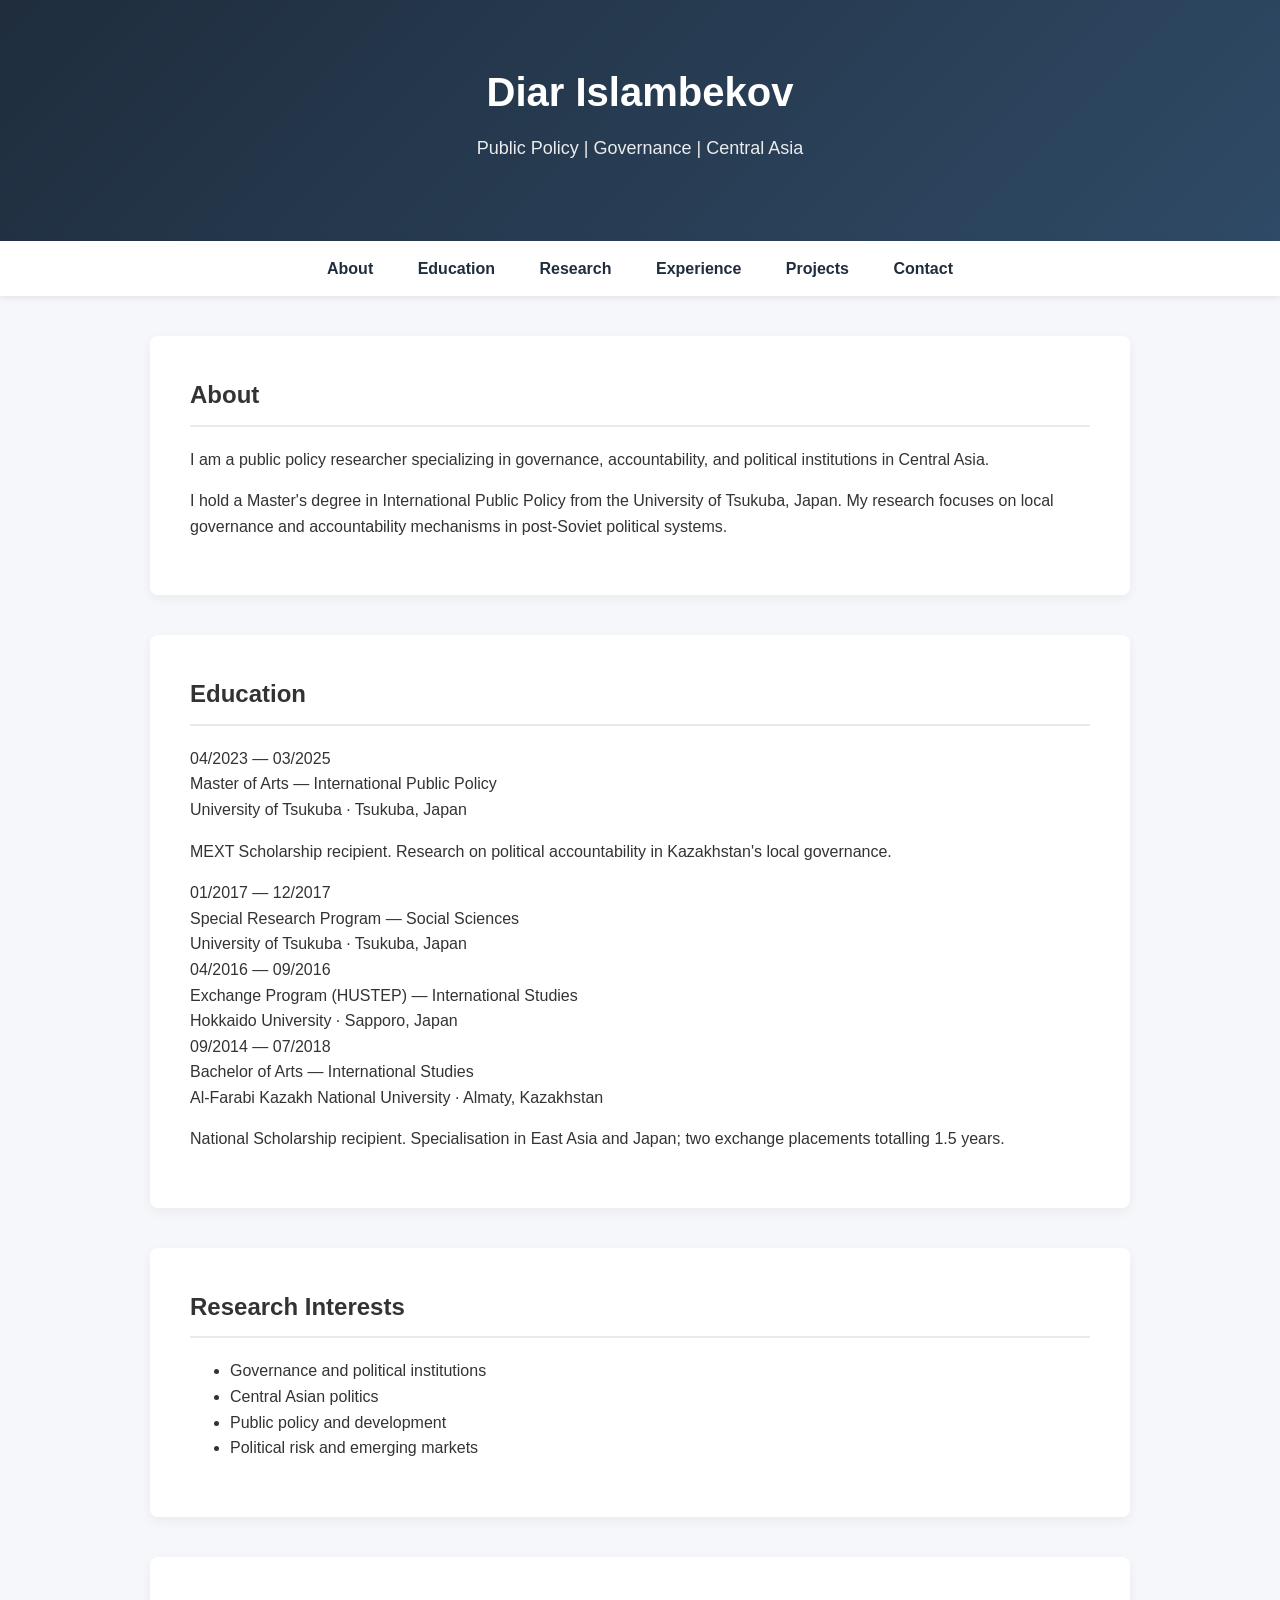
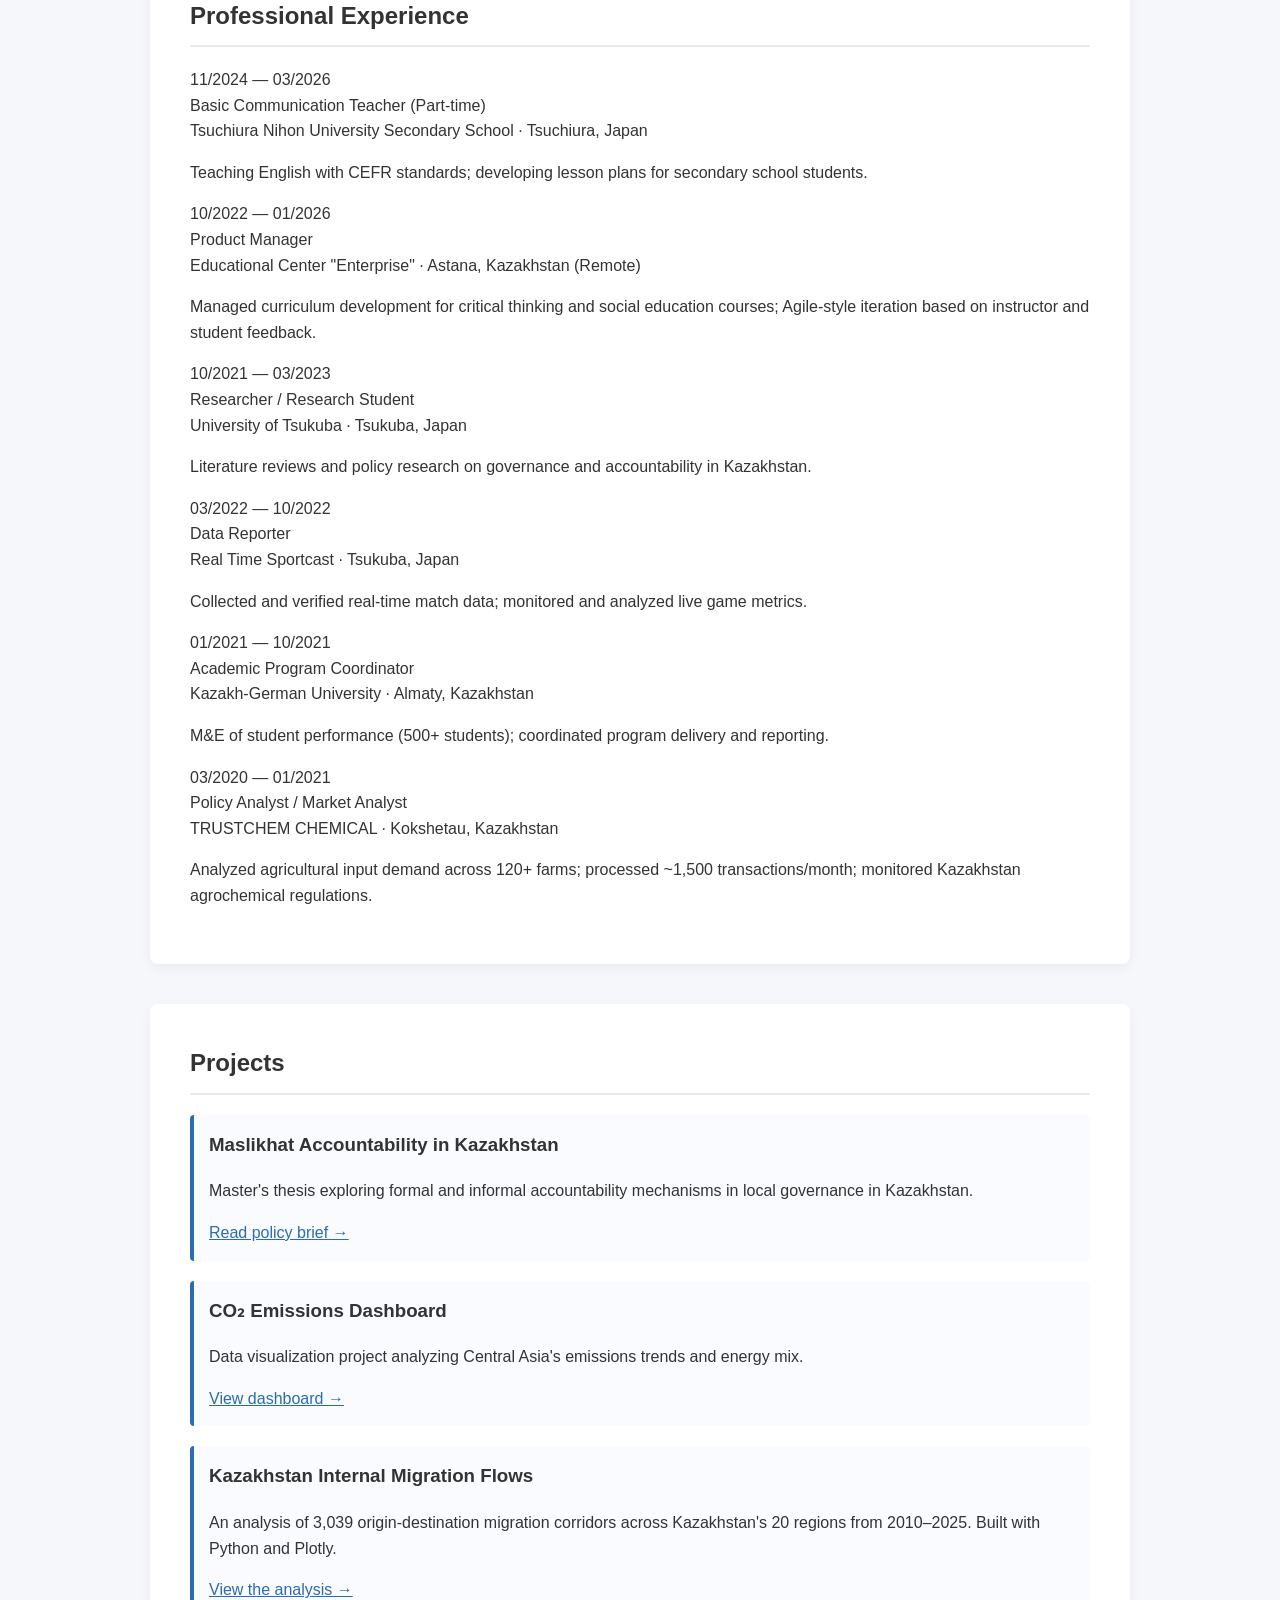
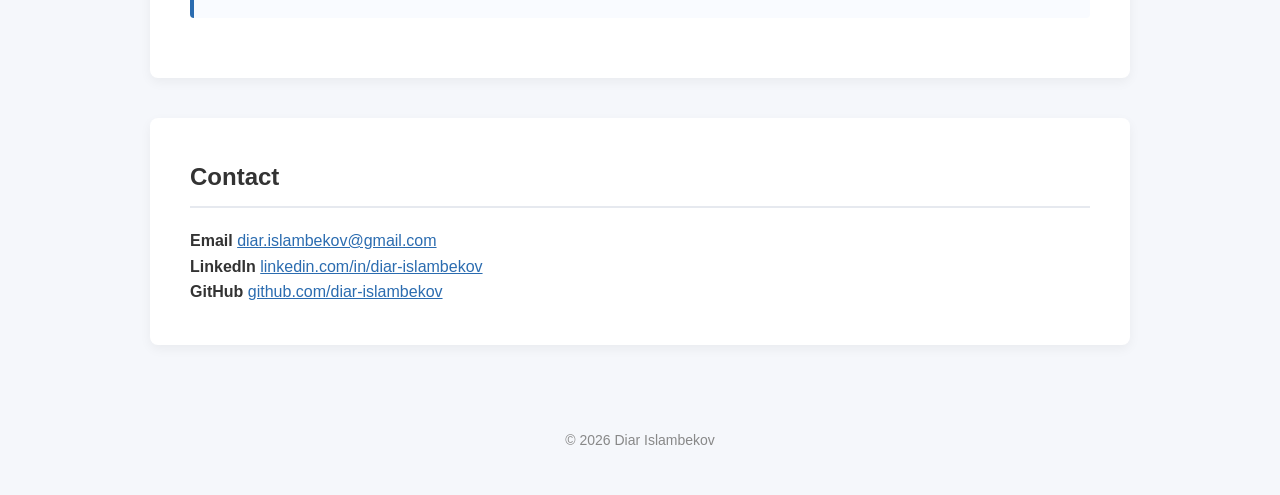
<file: index.html>
<!DOCTYPE html>
<html lang="en">
<head>
<meta charset="UTF-8">
<meta name="viewport" content="width=device-width, initial-scale=1.0">
<title>Diar Islambekov</title>
<link rel="stylesheet" href="css/style.css">
</head>
<body>

<header>
  <h1>Diar Islambekov</h1>
  <p>Public Policy | Governance | Central Asia</p>
</header>

<nav>
  <a href="#about">About</a>
  <a href="#education">Education</a>
  <a href="#research">Research</a>
  <a href="#experience">Experience</a>
  <a href="#projects">Projects</a>
  <a href="#contact">Contact</a>
</nav>

<section id="about">
  <h2>About</h2>
  <p>
    I am a public policy researcher specializing in governance,
    accountability, and political institutions in Central Asia.
  </p>
  <p>
    I hold a Master's degree in International Public Policy from the University of Tsukuba, Japan.
    My research focuses on local governance and accountability mechanisms in post-Soviet political systems.
  </p>
</section>

<section id="education">
  <h2>Education</h2>

  <div class="timeline-item">
    <div class="timeline-left">
      <span class="timeline-date">04/2023 — 03/2025</span>
    </div>
    <div class="timeline-right">
      <div class="timeline-degree">Master of Arts — International Public Policy</div>
      <div class="timeline-org">University of Tsukuba · Tsukuba, Japan</div>
      <p class="timeline-note">MEXT Scholarship recipient. Research on political accountability in Kazakhstan's local governance.</p>
    </div>
  </div>

  <div class="timeline-item">
    <div class="timeline-left">
      <span class="timeline-date">01/2017 — 12/2017</span>
    </div>
    <div class="timeline-right">
      <div class="timeline-degree">Special Research Program — Social Sciences</div>
      <div class="timeline-org">University of Tsukuba · Tsukuba, Japan</div>
    </div>
  </div>

  <div class="timeline-item">
    <div class="timeline-left">
      <span class="timeline-date">04/2016 — 09/2016</span>
    </div>
    <div class="timeline-right">
      <div class="timeline-degree">Exchange Program (HUSTEP) — International Studies</div>
      <div class="timeline-org">Hokkaido University · Sapporo, Japan</div>
    </div>
  </div>

  <div class="timeline-item">
    <div class="timeline-left">
      <span class="timeline-date">09/2014 — 07/2018</span>
    </div>
    <div class="timeline-right">
      <div class="timeline-degree">Bachelor of Arts — International Studies</div>
      <div class="timeline-org">Al-Farabi Kazakh National University · Almaty, Kazakhstan</div>
      <p class="timeline-note">National Scholarship recipient. Specialisation in East Asia and Japan; two exchange placements totalling 1.5 years.</p>
    </div>
  </div>

</section>

<section id="research">
  <h2>Research Interests</h2>
  <ul>
    <li>Governance and political institutions</li>
    <li>Central Asian politics</li>
    <li>Public policy and development</li>
    <li>Political risk and emerging markets</li>
  </ul>
</section>

<section id="experience">
  <h2>Professional Experience</h2>

  <div class="timeline-item">
    <div class="timeline-left">
      <span class="timeline-date">11/2024 — 03/2026</span>
    </div>
    <div class="timeline-right">
      <div class="timeline-degree">Basic Communication Teacher (Part-time)</div>
      <div class="timeline-org">Tsuchiura Nihon University Secondary School · Tsuchiura, Japan</div>
      <p class="timeline-note">Teaching English with CEFR standards; developing lesson plans for secondary school students.</p>
    </div>
  </div>

  <div class="timeline-item">
    <div class="timeline-left">
      <span class="timeline-date">10/2022 — 01/2026</span>
    </div>
    <div class="timeline-right">
      <div class="timeline-degree">Product Manager</div>
      <div class="timeline-org">Educational Center "Enterprise" · Astana, Kazakhstan (Remote)</div>
      <p class="timeline-note">Managed curriculum development for critical thinking and social education courses; Agile-style iteration based on instructor and student feedback.</p>
    </div>
  </div>

  <div class="timeline-item">
    <div class="timeline-left">
      <span class="timeline-date">10/2021 — 03/2023</span>
    </div>
    <div class="timeline-right">
      <div class="timeline-degree">Researcher / Research Student</div>
      <div class="timeline-org">University of Tsukuba · Tsukuba, Japan</div>
      <p class="timeline-note">Literature reviews and policy research on governance and accountability in Kazakhstan.</p>
    </div>
  </div>

  <div class="timeline-item">
    <div class="timeline-left">
      <span class="timeline-date">03/2022 — 10/2022</span>
    </div>
    <div class="timeline-right">
      <div class="timeline-degree">Data Reporter</div>
      <div class="timeline-org">Real Time Sportcast · Tsukuba, Japan</div>
      <p class="timeline-note">Collected and verified real-time match data; monitored and analyzed live game metrics.</p>
    </div>
  </div>

  <div class="timeline-item">
    <div class="timeline-left">
      <span class="timeline-date">01/2021 — 10/2021</span>
    </div>
    <div class="timeline-right">
      <div class="timeline-degree">Academic Program Coordinator</div>
      <div class="timeline-org">Kazakh-German University · Almaty, Kazakhstan</div>
      <p class="timeline-note">M&E of student performance (500+ students); coordinated program delivery and reporting.</p>
    </div>
  </div>

  <div class="timeline-item">
    <div class="timeline-left">
      <span class="timeline-date">03/2020 — 01/2021</span>
    </div>
    <div class="timeline-right">
      <div class="timeline-degree">Policy Analyst / Market Analyst</div>
      <div class="timeline-org">TRUSTCHEM CHEMICAL · Kokshetau, Kazakhstan</div>
      <p class="timeline-note">Analyzed agricultural input demand across 120+ farms; processed ~1,500 transactions/month; monitored Kazakhstan agrochemical regulations.</p>
    </div>
  </div>

</section>

<section id="projects">
  <h2>Projects</h2>

  <div class="project">
    <h3>Maslikhat Accountability in Kazakhstan</h3>
    <p>
      Master's thesis exploring formal and informal accountability
      mechanisms in local governance in Kazakhstan.
    </p>
    <a href="policy_brief.html">Read policy brief →</a>
  </div>

  <div class="project">
    <h3>CO₂ Emissions Dashboard</h3>
    <p>
      Data visualization project analyzing Central Asia's emissions trends
      and energy mix.
    </p>
    <a href="central_asia_co2_dashboard.html">View dashboard →</a>
  </div>

  <div class="project">
    <h3>Kazakhstan Internal Migration Flows</h3>
    <p>
      An analysis of 3,039 origin-destination migration corridors
      across Kazakhstan's 20 regions from 2010–2025. Built with Python and Plotly.
    </p>
    <a href="https://nbviewer.org/github/diar-islambekov/kz-migration/blob/main/migration_analysis.ipynb" target="_blank">View the analysis →</a>
  </div>
</section>

<section id="contact">
  <h2>Contact</h2>
  <div class="contact-info">
    <div class="contact-item">
      <strong>Email</strong>
      <a href="mailto:diar.islambekov@gmail.com">diar.islambekov@gmail.com</a>
    </div>
    <div class="contact-item">
      <strong>LinkedIn</strong>
      <a href="www.linkedin.com/in/diar-islambekov-601599231" target="_blank">linkedin.com/in/diar-islambekov</a>
    </div>
    <div class="contact-item">
      <strong>GitHub</strong>
      <a href="https://github.com/diar-islambekov" target="_blank">github.com/diar-islambekov</a>
    </div>
  </div>
</section>

<footer>
  <p>© 2026 Diar Islambekov</p>
</footer>

</body>
</html>
</file>
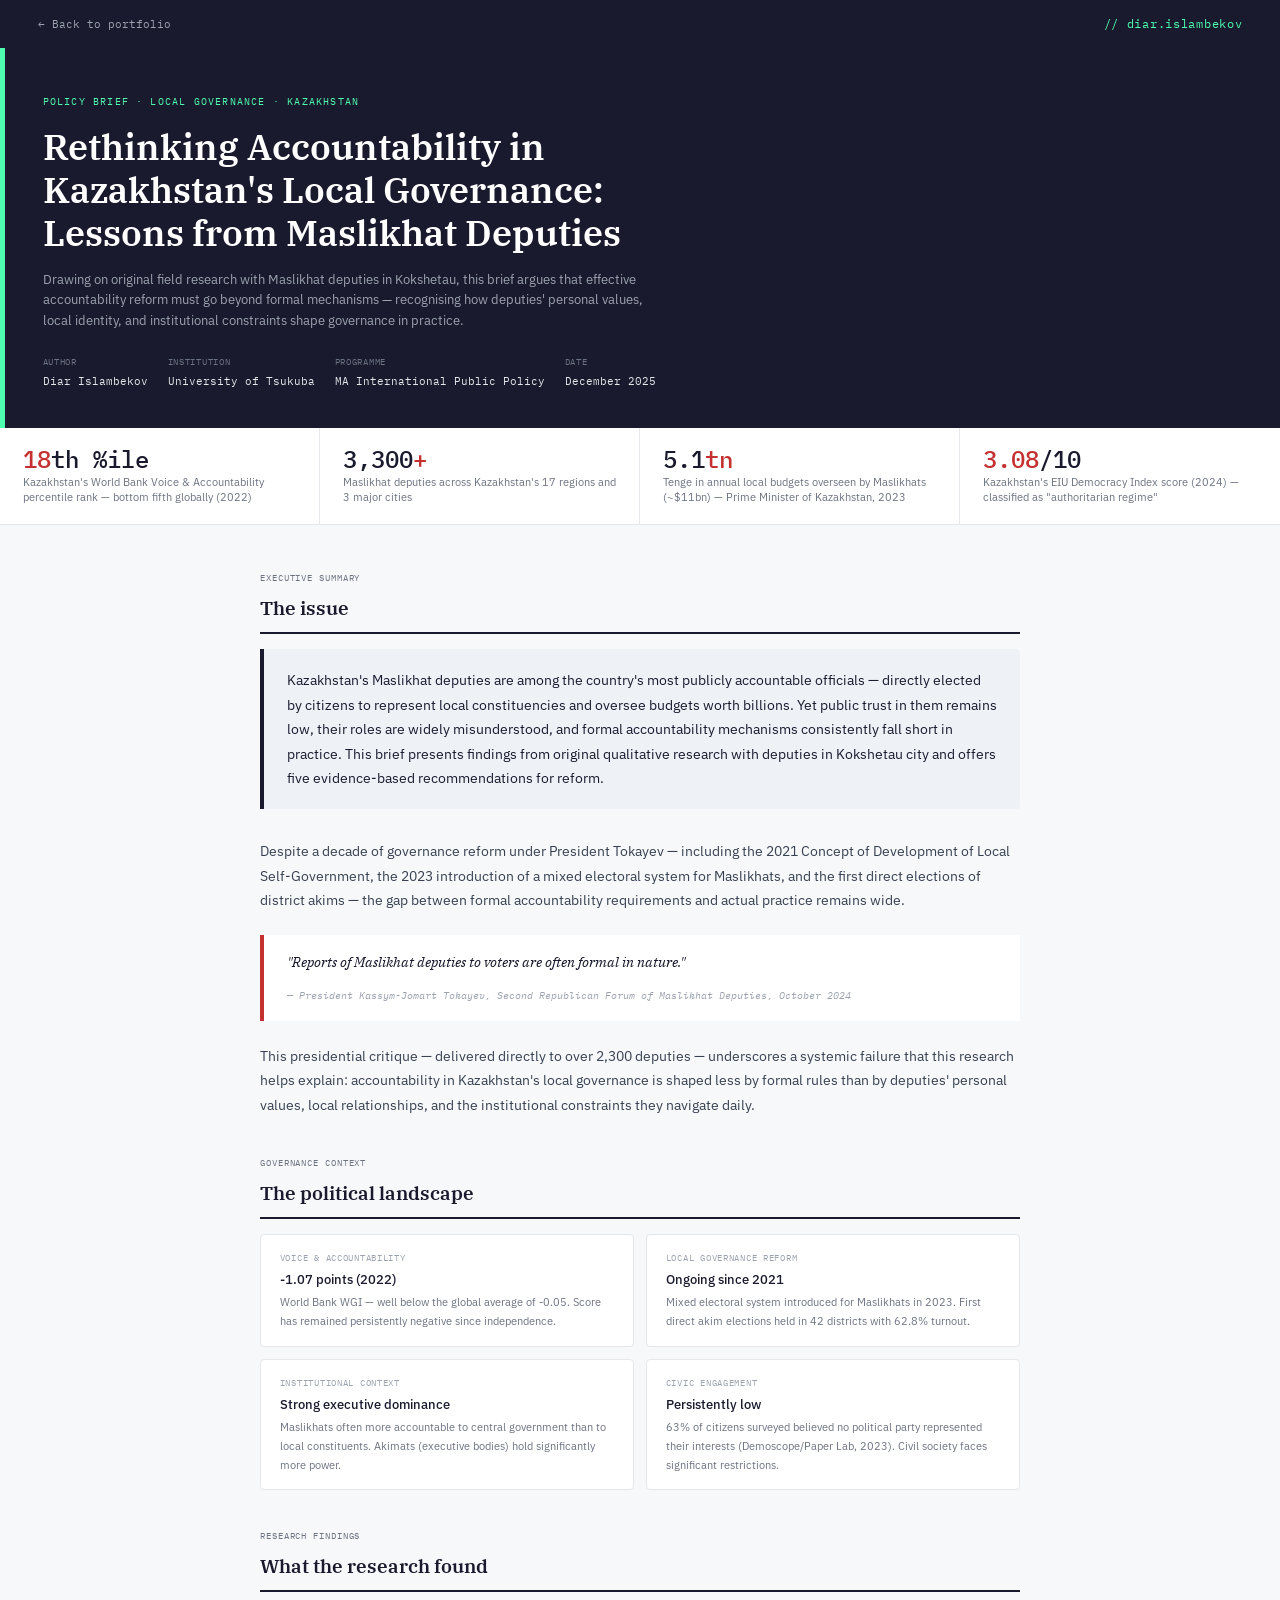
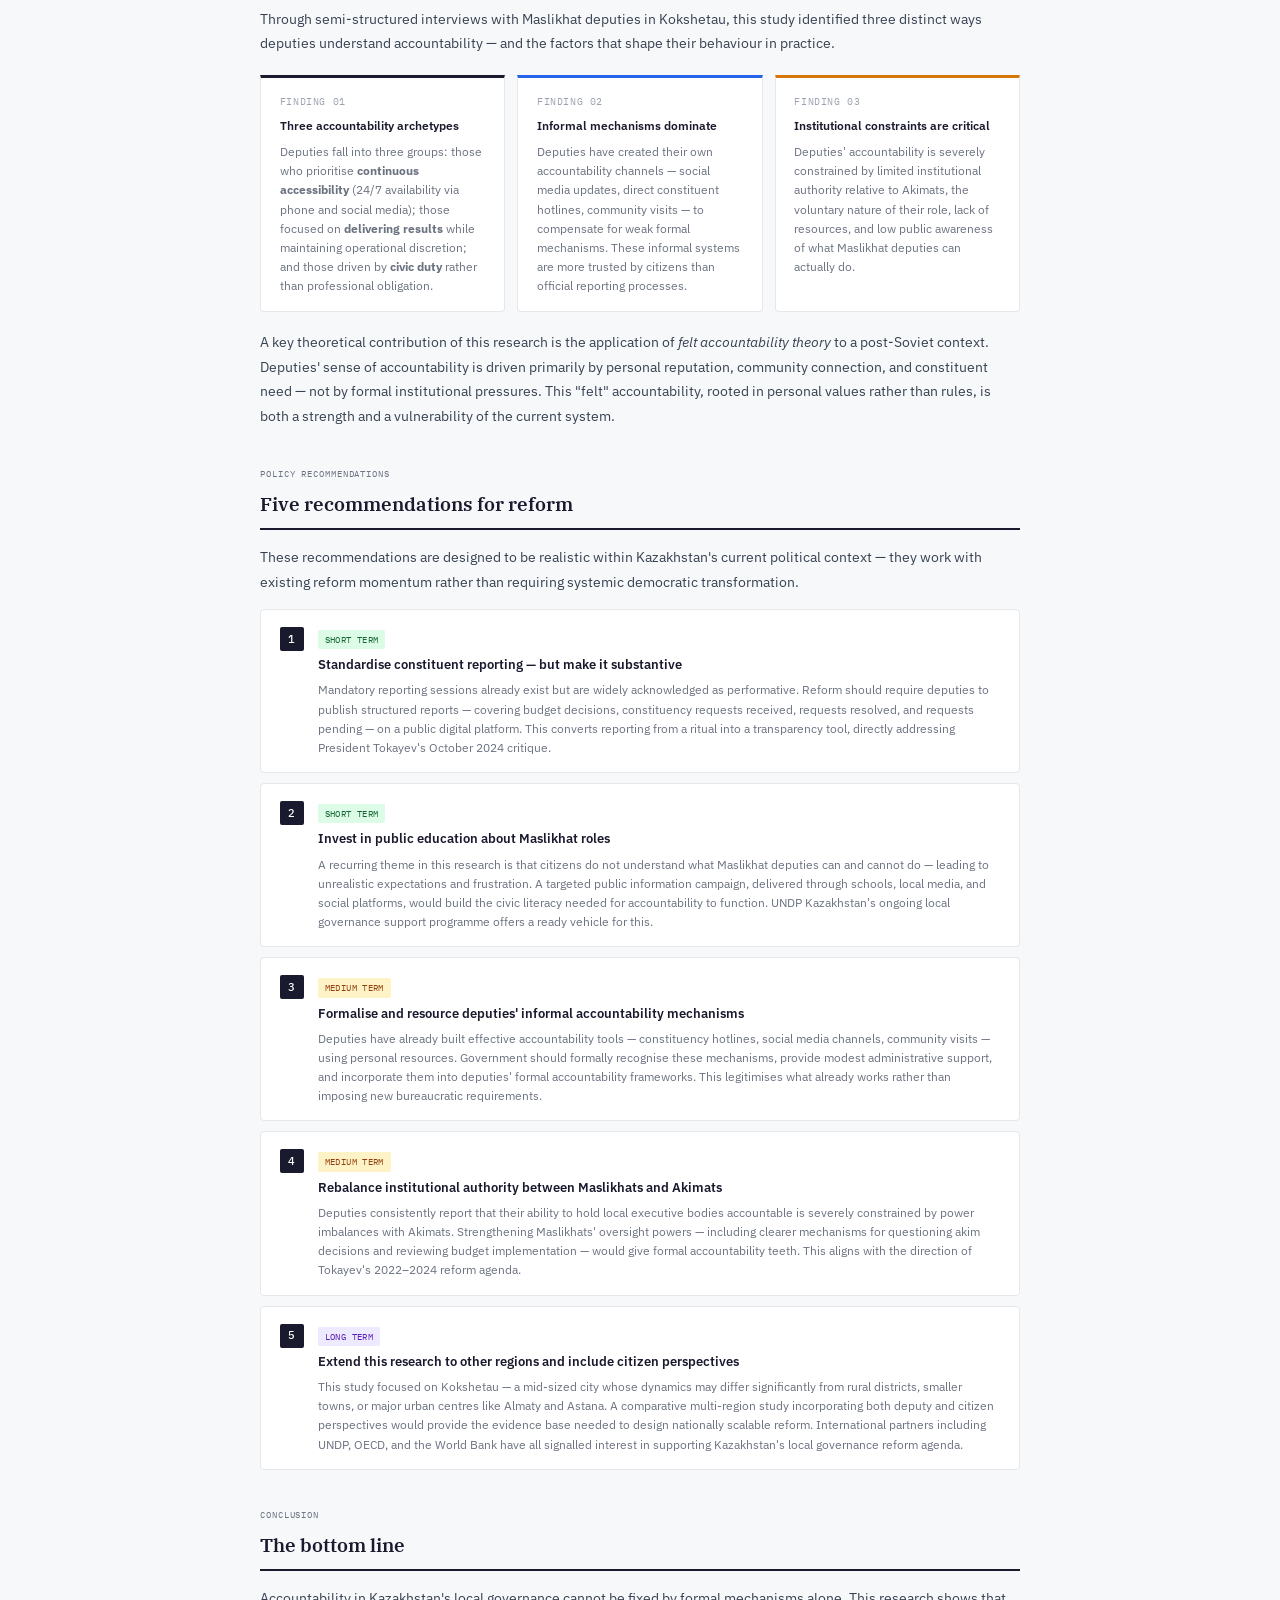
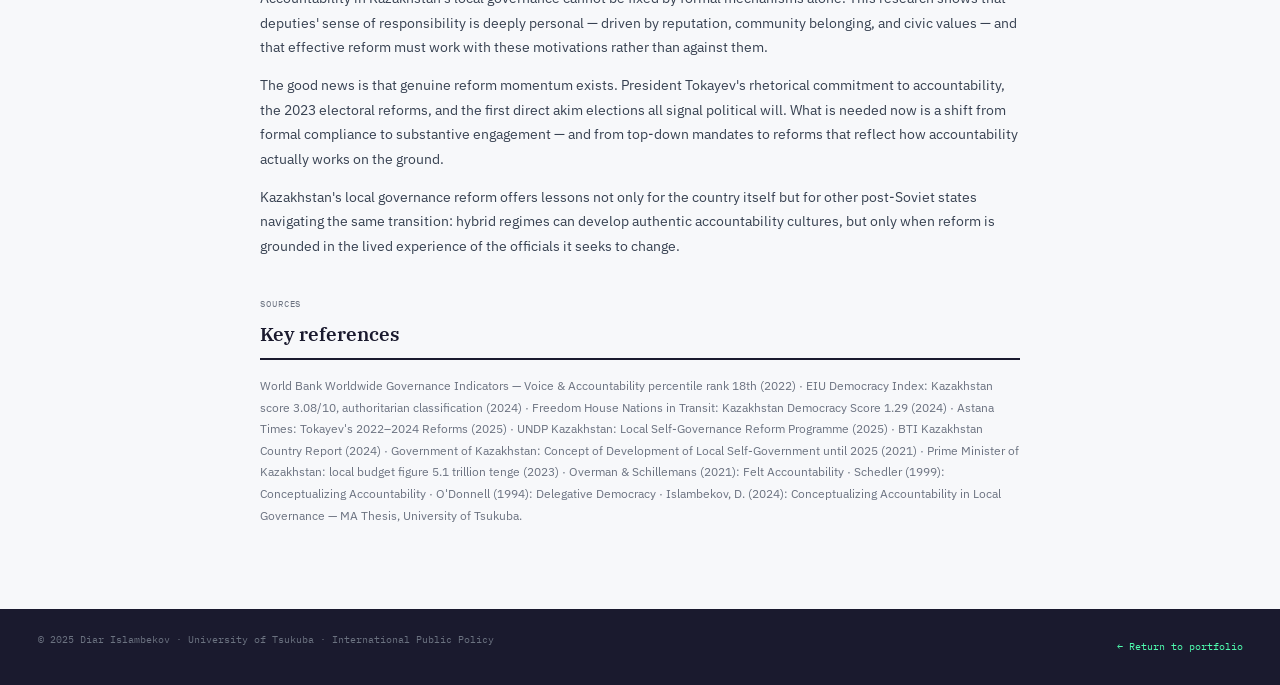
<file: policy_brief.html>
<!DOCTYPE html>
<html lang="en">
<head>
<meta charset="UTF-8">
<meta name="viewport" content="width=device-width, initial-scale=1.0">
<title>Policy Brief — Maslikhat Accountability in Kazakhstan</title>
<link href="https://fonts.googleapis.com/css2?family=IBM+Plex+Sans:wght@300;400;500;600&family=IBM+Plex+Mono:wght@400;500&family=IBM+Plex+Serif:wght@400;600&display=swap" rel="stylesheet">
<style>
*{box-sizing:border-box;margin:0;padding:0}
html,body{background:#F7F8FA;color:#1A1A2E;font-family:'IBM Plex Sans',sans-serif;font-size:15px;line-height:1.7}

/* ── Nav ── */
nav{background:#1A1A2E;padding:0 2.5rem;height:48px;display:flex;align-items:center;justify-content:space-between;position:sticky;top:0;z-index:100}
.nav-name{font-family:'IBM Plex Mono',monospace;font-size:12px;color:#4FFFB0;letter-spacing:0.06em;text-decoration:none}
.nav-back{font-family:'IBM Plex Mono',monospace;font-size:11px;color:#9CA3AF;text-decoration:none;transition:color 0.2s}
.nav-back:hover{color:#fff}

/* ── Header ── */
.brief-header{background:#1A1A2E;padding:3rem 2.5rem 2.5rem;border-left:5px solid #4FFFB0}
.brief-label{font-family:'IBM Plex Mono',monospace;font-size:10px;color:#4FFFB0;letter-spacing:0.12em;margin-bottom:1rem}
.brief-title{font-family:'IBM Plex Serif',serif;font-size:clamp(1.6rem,4vw,2.4rem);font-weight:600;color:#fff;line-height:1.2;margin-bottom:1rem;max-width:700px}
.brief-sub{font-size:13px;color:#9CA3AF;max-width:620px;line-height:1.6;margin-bottom:1.5rem}
.brief-meta{display:flex;flex-wrap:wrap;gap:20px}
.meta-item{display:flex;flex-direction:column;gap:2px}
.meta-label{font-family:'IBM Plex Mono',monospace;font-size:9px;color:#6B7280;letter-spacing:0.08em}
.meta-val{font-family:'IBM Plex Mono',monospace;font-size:11px;color:#E5E7EB}

/* ── Key stats strip ── */
.stats-strip{background:#fff;border-bottom:1px solid #E5E7EB;display:grid;grid-template-columns:repeat(4,1fr)}
.stat{padding:1.25rem 1.5rem;border-right:1px solid #E5E7EB}
.stat:last-child{border-right:none}
.stat-num{font-family:'IBM Plex Mono',monospace;font-size:1.6rem;font-weight:500;color:#1A1A2E;line-height:1;margin-bottom:4px}
.stat-num span{color:#C53030}
.stat-lbl{font-size:11px;color:#6B7280;line-height:1.4}

/* ── Body ── */
.brief-body{max-width:820px;margin:0 auto;padding:3rem 2rem}

/* ── Sections ── */
.section{margin-bottom:2.5rem}
.section-tag{font-family:'IBM Plex Mono',monospace;font-size:9px;color:#6B7280;letter-spacing:0.1em;margin-bottom:0.5rem}
h2{font-family:'IBM Plex Serif',serif;font-size:1.25rem;font-weight:600;color:#1A1A2E;margin-bottom:1rem;padding-bottom:0.5rem;border-bottom:2px solid #1A1A2E}
h3{font-size:13px;font-weight:600;color:#1A1A2E;margin-bottom:0.4rem;margin-top:1rem}
p{color:#374151;margin-bottom:0.9rem;font-size:14px;line-height:1.75}
p:last-child{margin-bottom:0}

/* ── Summary box ── */
.summary-box{background:#EEF2F7;border-left:4px solid #1A1A2E;padding:1.25rem 1.5rem;margin-bottom:2rem;border-radius:0 4px 4px 0}
.summary-box p{color:#1A1A2E;font-size:14px;font-weight:400;margin:0}

/* ── Finding cards ── */
.findings{display:grid;grid-template-columns:1fr 1fr 1fr;gap:12px;margin:1.25rem 0}
.finding{background:#fff;border:1px solid #E5E7EB;border-top:3px solid;padding:1rem 1.25rem;border-radius:0 0 4px 4px}
.finding.f1{border-top-color:#1A1A2E}
.finding.f2{border-top-color:#2563EB}
.finding.f3{border-top-color:#D97706}
.finding-num{font-family:'IBM Plex Mono',monospace;font-size:10px;color:#9CA3AF;margin-bottom:6px;letter-spacing:0.06em}
.finding-title{font-size:12px;font-weight:600;color:#1A1A2E;margin-bottom:6px}
.finding p{font-size:12px;color:#6B7280;line-height:1.6;margin:0}

/* ── Recommendations ── */
.rec-list{display:flex;flex-direction:column;gap:10px;margin:1rem 0}
.rec{background:#fff;border:1px solid #E5E7EB;border-radius:4px;padding:1rem 1.25rem;display:flex;gap:14px;align-items:flex-start}
.rec-num{font-family:'IBM Plex Mono',monospace;font-size:11px;font-weight:500;color:#fff;background:#1A1A2E;min-width:24px;height:24px;border-radius:2px;display:flex;align-items:center;justify-content:center;flex-shrink:0;margin-top:2px}
.rec-content h3{font-size:13px;font-weight:600;color:#1A1A2E;margin:0 0 4px 0}
.rec-content p{font-size:12px;color:#6B7280;line-height:1.6;margin:0}
.rec-tag{display:inline-block;font-family:'IBM Plex Mono',monospace;font-size:9px;padding:2px 7px;border-radius:2px;margin-bottom:5px;letter-spacing:0.04em}
.tag-short{background:#DCFCE7;color:#166534}
.tag-medium{background:#FEF3C7;color:#92400E}
.tag-long{background:#EDE9FE;color:#5B21B6}

/* ── Quote block ── */
.pull-quote{border-left:4px solid #C53030;padding:1rem 1.5rem;margin:1.5rem 0;background:#fff}
.pull-quote p{font-family:'IBM Plex Serif',serif;font-size:14px;color:#1A1A2E;font-style:italic;margin:0 0 6px 0}
.pull-quote cite{font-family:'IBM Plex Mono',monospace;font-size:10px;color:#9CA3AF}

/* ── Context table ── */
.context-grid{display:grid;grid-template-columns:1fr 1fr;gap:12px;margin:1rem 0}
.ctx-item{background:#fff;border:1px solid #E5E7EB;padding:1rem 1.25rem;border-radius:4px}
.ctx-label{font-family:'IBM Plex Mono',monospace;font-size:9px;color:#9CA3AF;letter-spacing:0.08em;margin-bottom:4px}
.ctx-val{font-size:13px;font-weight:500;color:#1A1A2E;margin-bottom:2px}
.ctx-sub{font-size:11px;color:#6B7280}

/* ── Footer ── */
.brief-footer{background:#1A1A2E;padding:1.5rem 2.5rem;display:flex;align-items:center;justify-content:space-between;flex-wrap:gap;gap:10px}
.brief-footer p{font-family:'IBM Plex Mono',monospace;font-size:10px;color:#6B7280}
.brief-footer a{color:#4FFFB0;text-decoration:none}

@media(max-width:640px){
  .stats-strip{grid-template-columns:1fr 1fr}
  .findings{grid-template-columns:1fr}
  .context-grid{grid-template-columns:1fr}
  .stat{border-right:none;border-bottom:1px solid #E5E7EB}
  .brief-header,.brief-body,.nav{padding-left:1.25rem;padding-right:1.25rem}
}
</style>
</head>
<body>

<nav>
  <a href="index.html" class="nav-back">← Back to portfolio</a>
  <a href="index.html" class="nav-name">// diar.islambekov</a>
</nav>

<div class="brief-header">
  <div class="brief-label">POLICY BRIEF · LOCAL GOVERNANCE · KAZAKHSTAN</div>
  <h1 class="brief-title">Rethinking Accountability in Kazakhstan's Local Governance: Lessons from Maslikhat Deputies</h1>
  <p class="brief-sub">Drawing on original field research with Maslikhat deputies in Kokshetau, this brief argues that effective accountability reform must go beyond formal mechanisms — recognising how deputies' personal values, local identity, and institutional constraints shape governance in practice.</p>
  <div class="brief-meta">
    <div class="meta-item"><span class="meta-label">AUTHOR</span><span class="meta-val">Diar Islambekov</span></div>
    <div class="meta-item"><span class="meta-label">INSTITUTION</span><span class="meta-val">University of Tsukuba</span></div>
    <div class="meta-item"><span class="meta-label">PROGRAMME</span><span class="meta-val">MA International Public Policy</span></div>
    <div class="meta-item"><span class="meta-label">DATE</span><span class="meta-val">December 2025</span></div>
  </div>
</div>

<div class="stats-strip">
  <div class="stat">
    <div class="stat-num"><span>18</span>th %ile</div>
    <div class="stat-lbl">Kazakhstan's World Bank Voice &amp; Accountability percentile rank — bottom fifth globally (2022)</div>
  </div>
  <div class="stat">
    <div class="stat-num">3,300<span>+</span></div>
    <div class="stat-lbl">Maslikhat deputies across Kazakhstan's 17 regions and 3 major cities</div>
  </div>
  <div class="stat">
    <div class="stat-num">5.1<span>tn</span></div>
    <div class="stat-lbl">Tenge in annual local budgets overseen by Maslikhats (~$11bn) — Prime Minister of Kazakhstan, 2023</div>
  </div>
  <div class="stat">
    <div class="stat-num"><span>3.08</span>/10</div>
    <div class="stat-lbl">Kazakhstan's EIU Democracy Index score (2024) — classified as "authoritarian regime"</div>
  </div>
</div>

<div class="brief-body">

  <div class="section">
    <div class="section-tag">EXECUTIVE SUMMARY</div>
    <h2>The issue</h2>
    <div class="summary-box">
      <p>Kazakhstan's Maslikhat deputies are among the country's most publicly accountable officials — directly elected by citizens to represent local constituencies and oversee budgets worth billions. Yet public trust in them remains low, their roles are widely misunderstood, and formal accountability mechanisms consistently fall short in practice. This brief presents findings from original qualitative research with deputies in Kokshetau city and offers five evidence-based recommendations for reform.</p>
    </div>
    <p>Despite a decade of governance reform under President Tokayev — including the 2021 Concept of Development of Local Self-Government, the 2023 introduction of a mixed electoral system for Maslikhats, and the first direct elections of district akims — the gap between formal accountability requirements and actual practice remains wide.</p>

    <div class="pull-quote">
      <p>"Reports of Maslikhat deputies to voters are often formal in nature."</p>
      <cite>— President Kassym-Jomart Tokayev, Second Republican Forum of Maslikhat Deputies, October 2024</cite>
    </div>

    <p>This presidential critique — delivered directly to over 2,300 deputies — underscores a systemic failure that this research helps explain: accountability in Kazakhstan's local governance is shaped less by formal rules than by deputies' personal values, local relationships, and the institutional constraints they navigate daily.</p>
  </div>

  <div class="section">
    <div class="section-tag">GOVERNANCE CONTEXT</div>
    <h2>The political landscape</h2>
    <div class="context-grid">
      <div class="ctx-item">
        <div class="ctx-label">VOICE &amp; ACCOUNTABILITY</div>
        <div class="ctx-val">-1.07 points (2022)</div>
        <div class="ctx-sub">World Bank WGI — well below the global average of -0.05. Score has remained persistently negative since independence.</div>
      </div>
      <div class="ctx-item">
        <div class="ctx-label">LOCAL GOVERNANCE REFORM</div>
        <div class="ctx-val">Ongoing since 2021</div>
        <div class="ctx-sub">Mixed electoral system introduced for Maslikhats in 2023. First direct akim elections held in 42 districts with 62.8% turnout.</div>
      </div>
      <div class="ctx-item">
        <div class="ctx-label">INSTITUTIONAL CONTEXT</div>
        <div class="ctx-val">Strong executive dominance</div>
        <div class="ctx-sub">Maslikhats often more accountable to central government than to local constituents. Akimats (executive bodies) hold significantly more power.</div>
      </div>
      <div class="ctx-item">
        <div class="ctx-label">CIVIC ENGAGEMENT</div>
        <div class="ctx-val">Persistently low</div>
        <div class="ctx-sub">63% of citizens surveyed believed no political party represented their interests (Demoscope/Paper Lab, 2023). Civil society faces significant restrictions.</div>
      </div>
    </div>
  </div>

  <div class="section">
    <div class="section-tag">RESEARCH FINDINGS</div>
    <h2>What the research found</h2>
    <p>Through semi-structured interviews with Maslikhat deputies in Kokshetau, this study identified three distinct ways deputies understand accountability — and the factors that shape their behaviour in practice.</p>

    <div class="findings">
      <div class="finding f1">
        <div class="finding-num">FINDING 01</div>
        <div class="finding-title">Three accountability archetypes</div>
        <p>Deputies fall into three groups: those who prioritise <strong>continuous accessibility</strong> (24/7 availability via phone and social media); those focused on <strong>delivering results</strong> while maintaining operational discretion; and those driven by <strong>civic duty</strong> rather than professional obligation.</p>
      </div>
      <div class="finding f2">
        <div class="finding-num">FINDING 02</div>
        <div class="finding-title">Informal mechanisms dominate</div>
        <p>Deputies have created their own accountability channels — social media updates, direct constituent hotlines, community visits — to compensate for weak formal mechanisms. These informal systems are more trusted by citizens than official reporting processes.</p>
      </div>
      <div class="finding f3">
        <div class="finding-num">FINDING 03</div>
        <div class="finding-title">Institutional constraints are critical</div>
        <p>Deputies' accountability is severely constrained by limited institutional authority relative to Akimats, the voluntary nature of their role, lack of resources, and low public awareness of what Maslikhat deputies can actually do.</p>
      </div>
    </div>

    <p>A key theoretical contribution of this research is the application of <em>felt accountability theory</em> to a post-Soviet context. Deputies' sense of accountability is driven primarily by personal reputation, community connection, and constituent need — not by formal institutional pressures. This "felt" accountability, rooted in personal values rather than rules, is both a strength and a vulnerability of the current system.</p>
  </div>

  <div class="section">
    <div class="section-tag">POLICY RECOMMENDATIONS</div>
    <h2>Five recommendations for reform</h2>
    <p>These recommendations are designed to be realistic within Kazakhstan's current political context — they work with existing reform momentum rather than requiring systemic democratic transformation.</p>

    <div class="rec-list">
      <div class="rec">
        <div class="rec-num">1</div>
        <div class="rec-content">
          <span class="rec-tag tag-short">SHORT TERM</span>
          <h3>Standardise constituent reporting — but make it substantive</h3>
          <p>Mandatory reporting sessions already exist but are widely acknowledged as performative. Reform should require deputies to publish structured reports — covering budget decisions, constituency requests received, requests resolved, and requests pending — on a public digital platform. This converts reporting from a ritual into a transparency tool, directly addressing President Tokayev's October 2024 critique.</p>
        </div>
      </div>
      <div class="rec">
        <div class="rec-num">2</div>
        <div class="rec-content">
          <span class="rec-tag tag-short">SHORT TERM</span>
          <h3>Invest in public education about Maslikhat roles</h3>
          <p>A recurring theme in this research is that citizens do not understand what Maslikhat deputies can and cannot do — leading to unrealistic expectations and frustration. A targeted public information campaign, delivered through schools, local media, and social platforms, would build the civic literacy needed for accountability to function. UNDP Kazakhstan's ongoing local governance support programme offers a ready vehicle for this.</p>
        </div>
      </div>
      <div class="rec">
        <div class="rec-num">3</div>
        <div class="rec-content">
          <span class="rec-tag tag-medium">MEDIUM TERM</span>
          <h3>Formalise and resource deputies' informal accountability mechanisms</h3>
          <p>Deputies have already built effective accountability tools — constituency hotlines, social media channels, community visits — using personal resources. Government should formally recognise these mechanisms, provide modest administrative support, and incorporate them into deputies' formal accountability frameworks. This legitimises what already works rather than imposing new bureaucratic requirements.</p>
        </div>
      </div>
      <div class="rec">
        <div class="rec-num">4</div>
        <div class="rec-content">
          <span class="rec-tag tag-medium">MEDIUM TERM</span>
          <h3>Rebalance institutional authority between Maslikhats and Akimats</h3>
          <p>Deputies consistently report that their ability to hold local executive bodies accountable is severely constrained by power imbalances with Akimats. Strengthening Maslikhats' oversight powers — including clearer mechanisms for questioning akim decisions and reviewing budget implementation — would give formal accountability teeth. This aligns with the direction of Tokayev's 2022–2024 reform agenda.</p>
        </div>
      </div>
      <div class="rec">
        <div class="rec-num">5</div>
        <div class="rec-content">
          <span class="rec-tag tag-long">LONG TERM</span>
          <h3>Extend this research to other regions and include citizen perspectives</h3>
          <p>This study focused on Kokshetau — a mid-sized city whose dynamics may differ significantly from rural districts, smaller towns, or major urban centres like Almaty and Astana. A comparative multi-region study incorporating both deputy and citizen perspectives would provide the evidence base needed to design nationally scalable reform. International partners including UNDP, OECD, and the World Bank have all signalled interest in supporting Kazakhstan's local governance reform agenda.</p>
        </div>
      </div>
    </div>
  </div>

  <div class="section">
    <div class="section-tag">CONCLUSION</div>
    <h2>The bottom line</h2>
    <p>Accountability in Kazakhstan's local governance cannot be fixed by formal mechanisms alone. This research shows that deputies' sense of responsibility is deeply personal — driven by reputation, community belonging, and civic values — and that effective reform must work with these motivations rather than against them.</p>
    <p>The good news is that genuine reform momentum exists. President Tokayev's rhetorical commitment to accountability, the 2023 electoral reforms, and the first direct akim elections all signal political will. What is needed now is a shift from formal compliance to substantive engagement — and from top-down mandates to reforms that reflect how accountability actually works on the ground.</p>
    <p>Kazakhstan's local governance reform offers lessons not only for the country itself but for other post-Soviet states navigating the same transition: hybrid regimes can develop authentic accountability cultures, but only when reform is grounded in the lived experience of the officials it seeks to change.</p>
  </div>

  <div class="section">
    <div class="section-tag">SOURCES</div>
    <h2>Key references</h2>
    <p style="font-size:12px;color:#6B7280;line-height:1.8">
      World Bank Worldwide Governance Indicators — Voice &amp; Accountability percentile rank 18th (2022) · EIU Democracy Index: Kazakhstan score 3.08/10, authoritarian classification (2024) · Freedom House Nations in Transit: Kazakhstan Democracy Score 1.29 (2024) · Astana Times: Tokayev's 2022–2024 Reforms (2025) · UNDP Kazakhstan: Local Self-Governance Reform Programme (2025) · BTI Kazakhstan Country Report (2024) · Government of Kazakhstan: Concept of Development of Local Self-Government until 2025 (2021) · Prime Minister of Kazakhstan: local budget figure 5.1 trillion tenge (2023) · Overman &amp; Schillemans (2021): Felt Accountability · Schedler (1999): Conceptualizing Accountability · O'Donnell (1994): Delegative Democracy · Islambekov, D. (2024): Conceptualizing Accountability in Local Governance — MA Thesis, University of Tsukuba.
    </p>
  </div>

</div>

<div class="brief-footer">
  <p>© 2025 Diar Islambekov · University of Tsukuba · International Public Policy</p>
  <p><a href="index.html">← Return to portfolio</a></p>
</div>

</body>
</html>
</file>
<file: css/style.css>
body{

font-family: "Segoe UI", Arial, sans-serif;
margin:0;
background:#f5f7fb;
color:#333;
line-height:1.6;

}

/* Header */

header{

background:linear-gradient(135deg,#1f2d3d,#2f4a66);
color:white;
padding:60px 20px;
text-align:center;

}

header h1{

margin:0;
font-size:40px;

}

header p{

margin-top:10px;
font-size:18px;
opacity:0.9;

}

/* Navigation */

nav{

background:white;
text-align:center;
padding:15px;
box-shadow:0 2px 6px rgba(0,0,0,0.08);
position:sticky;
top:0;

}

nav a{

margin:0 20px;
text-decoration:none;
color:#1f2d3d;
font-weight:600;
transition:color 0.2s;

}

nav a:hover{

color:#2b6cb0;

}

/* Sections */

section{

max-width:900px;
margin:40px auto;
background:white;
padding:40px;
border-radius:8px;
box-shadow:0 4px 12px rgba(0,0,0,0.05);

}

h2{

margin-top:0;
border-bottom:2px solid #e6e9ef;
padding-bottom:10px;

}

/* Projects */

.project{

padding:15px;
border-left:4px solid #2b6cb0;
margin-bottom:20px;
background:#f9fbff;
border-radius:4px;

}

.project h3{

margin-top:0;

}

/* Contact links */

a{

color:#2b6cb0;

}

/* Footer */

footer{

text-align:center;
padding:30px;
color:#888;
font-size:14px;

}

/* Responsive */

@media (max-width:700px){

header h1{
font-size:28px;
}

section{
margin:20px;
padding:25px;
}

nav a{
display:inline-block;
margin:10px;
}

}
</file>
